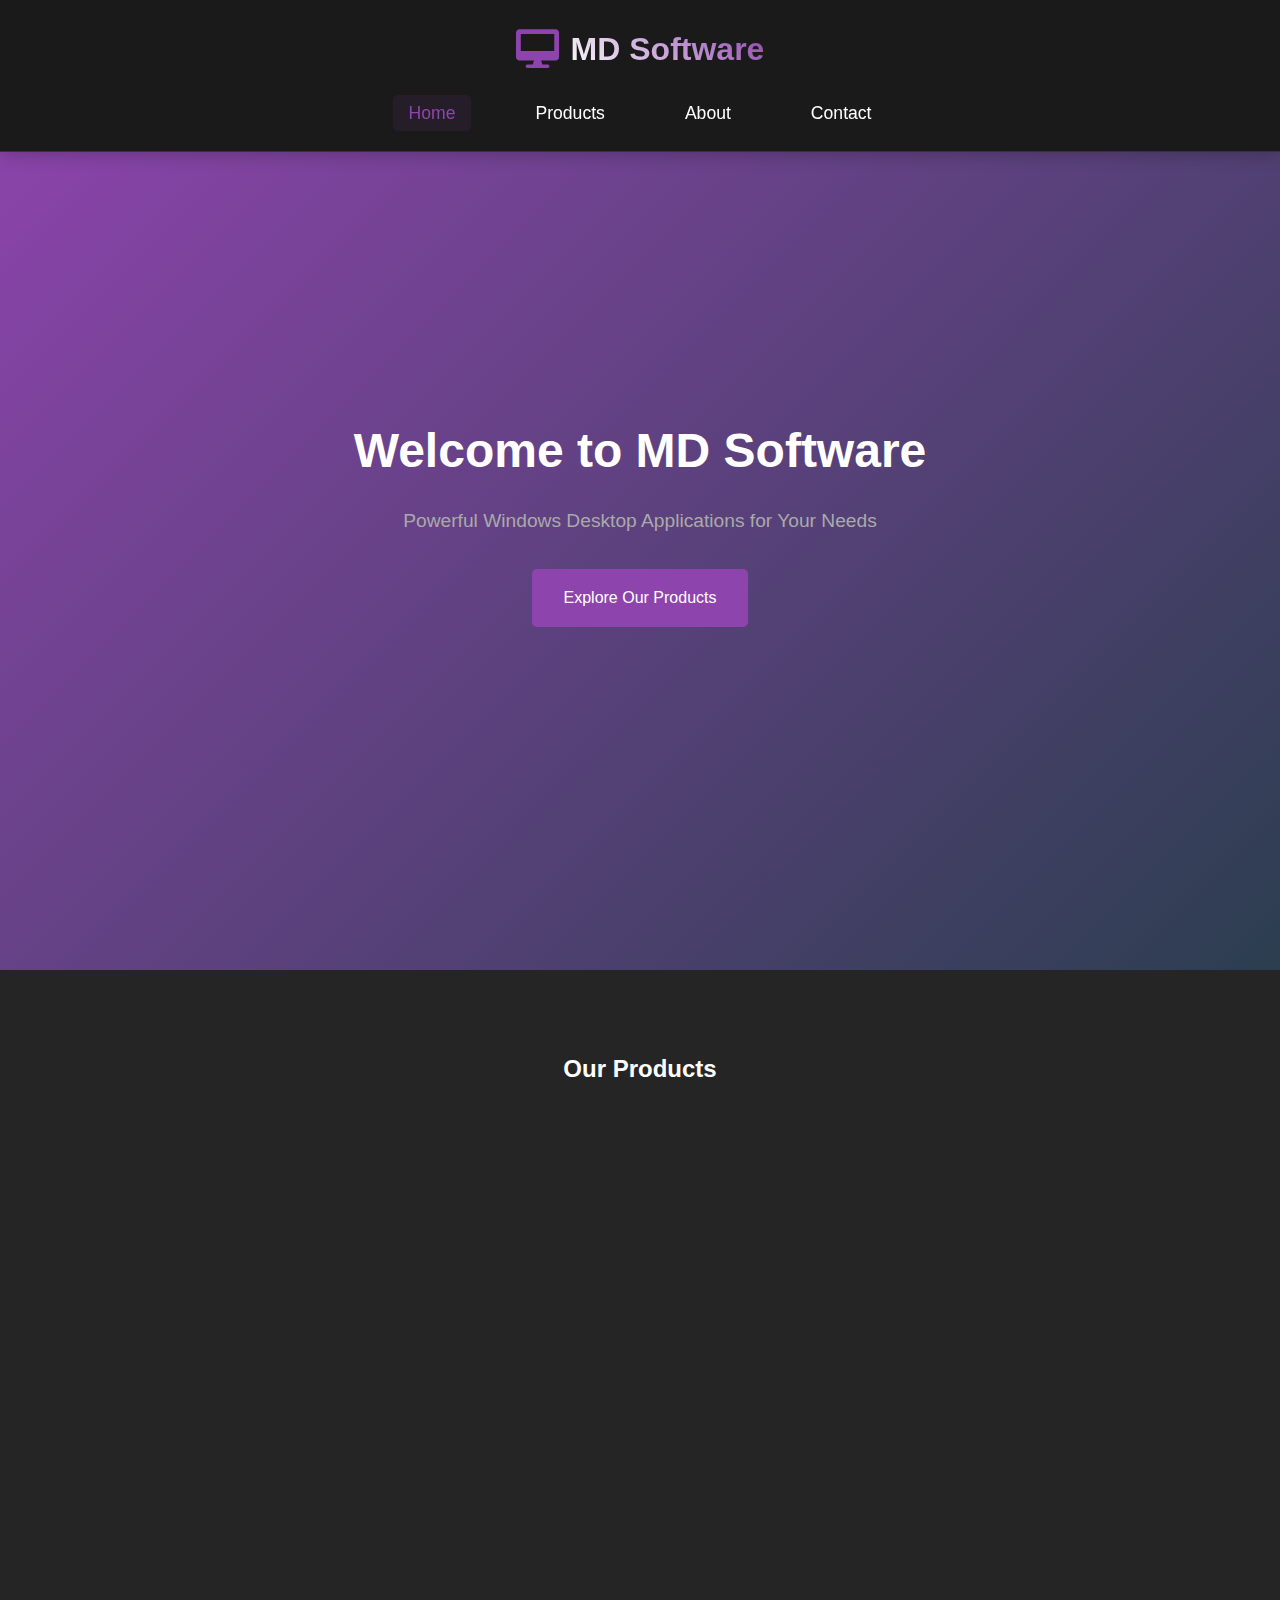
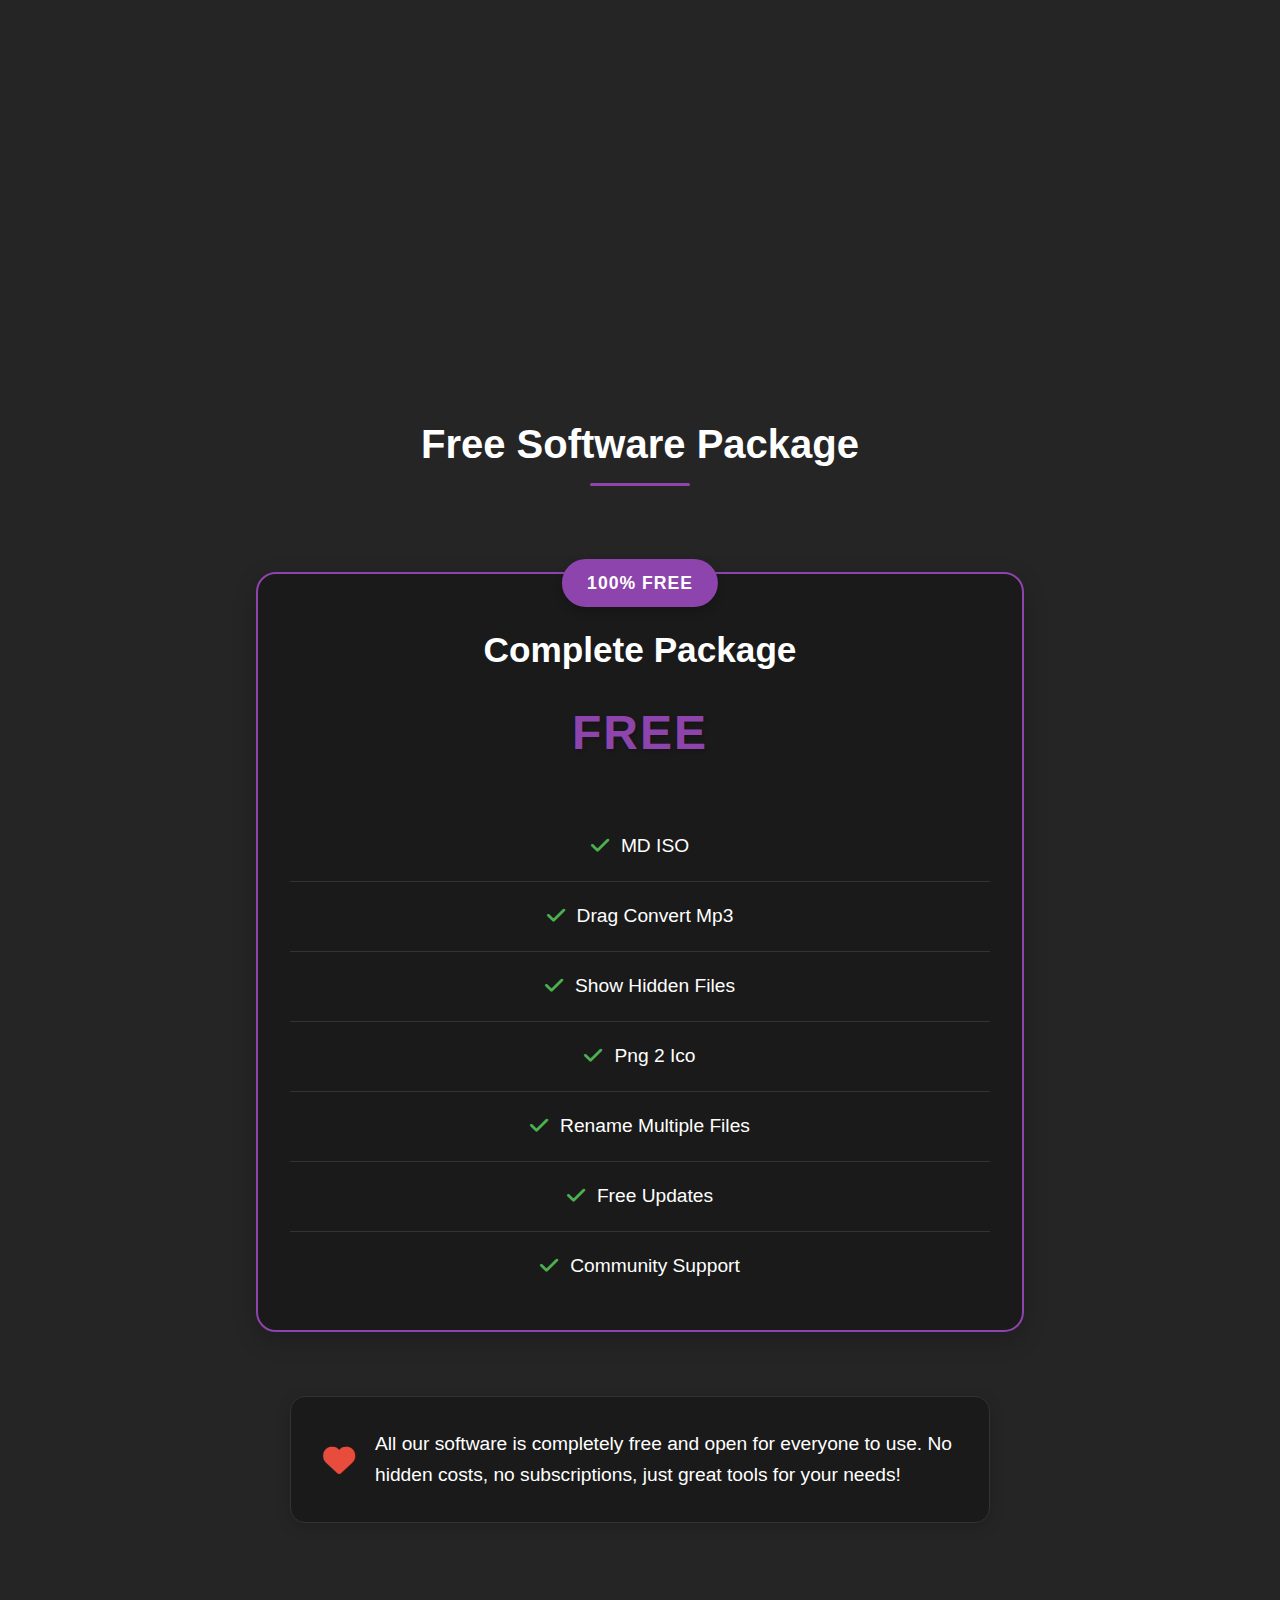
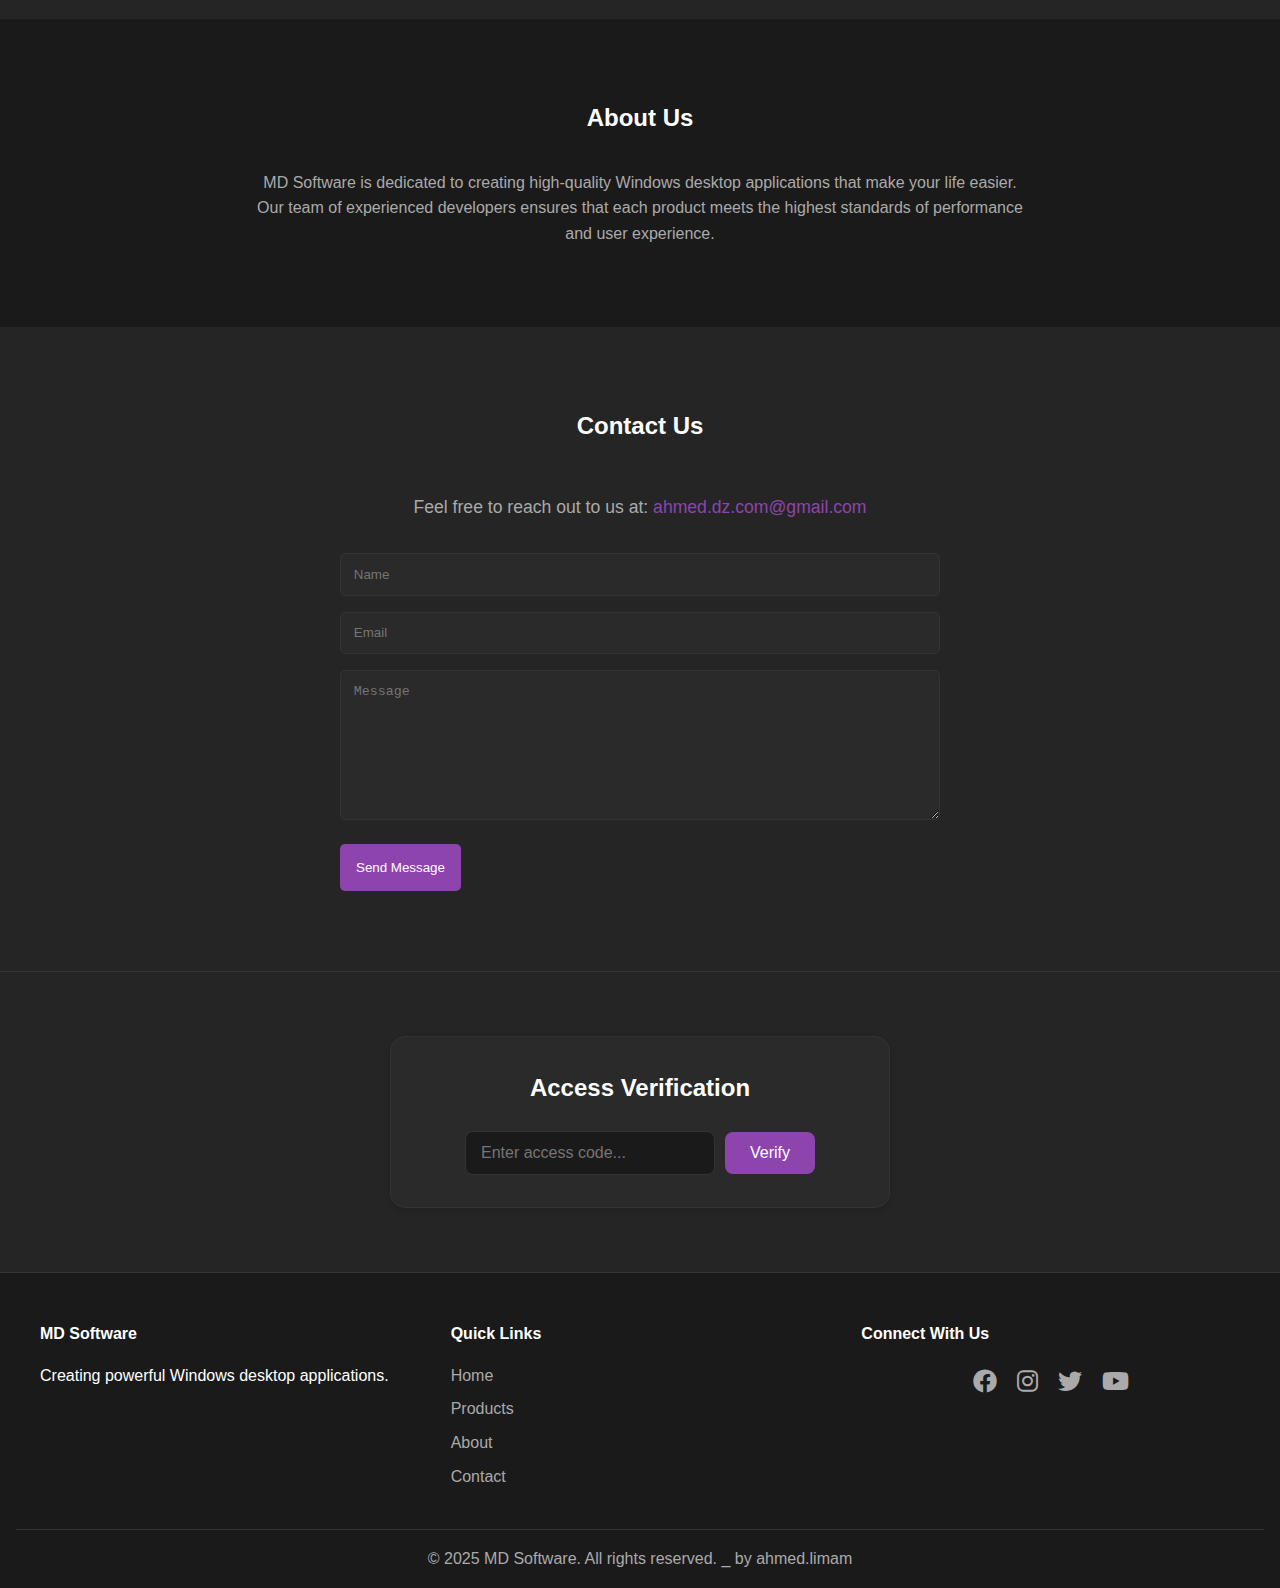
<file: index.html>
<!DOCTYPE html>
<html lang="en">
<head>
    <meta charset="UTF-8">
    <meta name="viewport" content="width=device-width, initial-scale=1.0">
    <title>MD Software - Windows Desktop Applications</title>
    <link rel="stylesheet" href="styles.css">
    <link rel="stylesheet" href="https://cdnjs.cloudflare.com/ajax/libs/font-awesome/6.0.0/css/all.min.css">
</head>
<body>
    <header>
        <div class="header-content">
            <div class="logo">
                <i class="fas fa-desktop"></i>
                <span>MD Software</span>
            </div>
            <nav>
                <ul>
                    <li><a href="#home" class="active">Home</a></li>
                    <li><a href="#products">Products</a></li>
                    <li><a href="#about">About</a></li>
                    <li><a href="#contact">Contact</a></li>
                </ul>
            </nav>
        </div>
    </header>

    <main>
        <section id="home" class="hero">
            <div class="hero-content">
                <h1>Welcome to MD Software</h1>
                <p>Powerful Windows Desktop Applications for Your Needs</p>
                <a href="#products" class="cta-button">Explore Our Products</a>
            </div>
        </section>

        <section id="products" class="products">
            <h2>Our Products</h2>
            <div class="product-grid">
                <div class="product-card">
                    <i class="fas fa-compact-disc"></i>
                    <h3>MD ISO</h3>
                    <p>Create and manage ISO files with ease</p>
                    <a href="http://mdsoft.rf.gd/files/MD_iso.zip" class="download-button" target="_blank">Download</a>
                </div>
                <div class="product-card">
                    <i class="fas fa-music"></i>
                    <h3>Drag Convert Mp3</h3>
                    <p>Convert audio files by simple drag and drop</p>
                    <a href="http://mdsoft.rf.gd/files/Drag_convert_mp3.zip" class="download-button" target="_blank">Download</a>
                </div>
                <div class="product-card">
                    <i class="fas fa-folder"></i>
                    <h3>Show Hidden Files</h3>
                    <p>Reveal and manage hidden system files</p>
                    <a href="http://mdsoft.rf.gd/files/Show_hidden_files.zip" class="download-button" target="_blank">Download</a>
                </div>
                <div class="product-card">
                    <i class="fas fa-image"></i>
                    <h3>Png 2 Ico</h3>
                    <p>Convert PNG images to ICO format</p>
                    <a href="http://mdsoft.rf.gd/files/Png_2_ico.zip" class="download-button" target="_blank">Download</a>
                </div>
                <div class="product-card">
                    <i class="fas fa-file-signature"></i>
                    <h3>Rename Multiple Files</h3>
                    <p>Batch rename files with powerful patterns</p>
                    <a href="http://mdsoft.rf.gd/files/Rename_multiple_files.zip" class="download-button" target="_blank">Download</a>
                </div>
            </div>
        </section>

        <section id="proposals" class="proposals">
            <h2>Free Software Package</h2>
            <div class="proposal-grid">
                <div class="proposal-card featured">
                    <div class="proposal-badge">100% FREE</div>
                    <div class="proposal-header">
                        <h3>Complete Package</h3>
                        <div class="price">FREE</div>
                    </div>
                    <div class="proposal-features">
                        <ul>
                            <li><i class="fas fa-check"></i> MD ISO</li>
                            <li><i class="fas fa-check"></i> Drag Convert Mp3</li>
                            <li><i class="fas fa-check"></i> Show Hidden Files</li>
                            <li><i class="fas fa-check"></i> Png 2 Ico</li>
                            <li><i class="fas fa-check"></i> Rename Multiple Files</li>
                            <li><i class="fas fa-check"></i> Free Updates</li>
                            <li><i class="fas fa-check"></i> Community Support</li>
                        </ul>
                    </div>
                </div>
            </div>
            <div class="proposal-note">
                <i class="fas fa-heart"></i>
                <p>All our software is completely free and open for everyone to use. No hidden costs, no subscriptions, just great tools for your needs!</p>
            </div>
        </section>

        <section id="about" class="about">
            <h2>About Us</h2>
            <p>MD Software is dedicated to creating high-quality Windows desktop applications that make your life easier. Our team of experienced developers ensures that each product meets the highest standards of performance and user experience.</p>
        </section>

        <section id="contact" class="contact">
            <h2>Contact Us</h2>
            <div class="contact-info">
                <p>Feel free to reach out to us at: <a href="mailto:ahmed.dz.com@gmail.com">ahmed.dz.com@gmail.com</a></p>
            </div>
            <div class="contact-form">
                <form id="contactForm">
                    <input type="text" id="name" placeholder="Name" required>
                    <input type="email" id="email" placeholder="Email" required>
                    <textarea id="message" placeholder="Message" required></textarea>
                    <button type="submit" class="submit-button">Send Message</button>
                </form>
                <div id="formStatus" class="form-status"></div>
            </div>
        </section>

        <section class="verify-section">
            <div class="verify-container">
                <h3>Access Verification</h3>
                <div class="verify-box">
                    <input type="text" id="verifyCode" placeholder="Enter access code...">
                    <button onclick="verifyCode()" class="verify-button">Verify</button>
                </div>
            </div>
        </section>
    </main>

    <footer>
        <div class="footer-content">
            <div class="footer-section">
                <h4>MD Software</h4>
                <p>Creating powerful Windows desktop applications.</p>
            </div>
            <div class="footer-section">
                <h4>Quick Links</h4>
                <ul>
                    <li><a href="#home">Home</a></li>
                    <li><a href="#products">Products</a></li>
                    <li><a href="#about">About</a></li>
                    <li><a href="#contact">Contact</a></li>
                </ul>
            </div>
            <div class="footer-section">
                <h4>Connect With Us</h4>
                <div class="social-links">
                    <a href="#" class="social-link">
                        <i class="fab fa-facebook"></i>
                    </a>
                    <a href="#" class="social-link">
                        <i class="fab fa-instagram"></i>
                    </a>
                    <a href="#" class="social-link">
                        <i class="fab fa-twitter"></i>
                    </a>
                    <a href="#" class="social-link">
                        <i class="fab fa-youtube"></i>
                    </a>
                </div>
            </div>
        </div>
        <div class="footer-bottom">
            <p>&copy; 2025 MD Software. All rights reserved. _ by ahmed.limam</p>
        </div>
    </footer>

    <script src="script.js"></script>
</body>
</html>
</file>
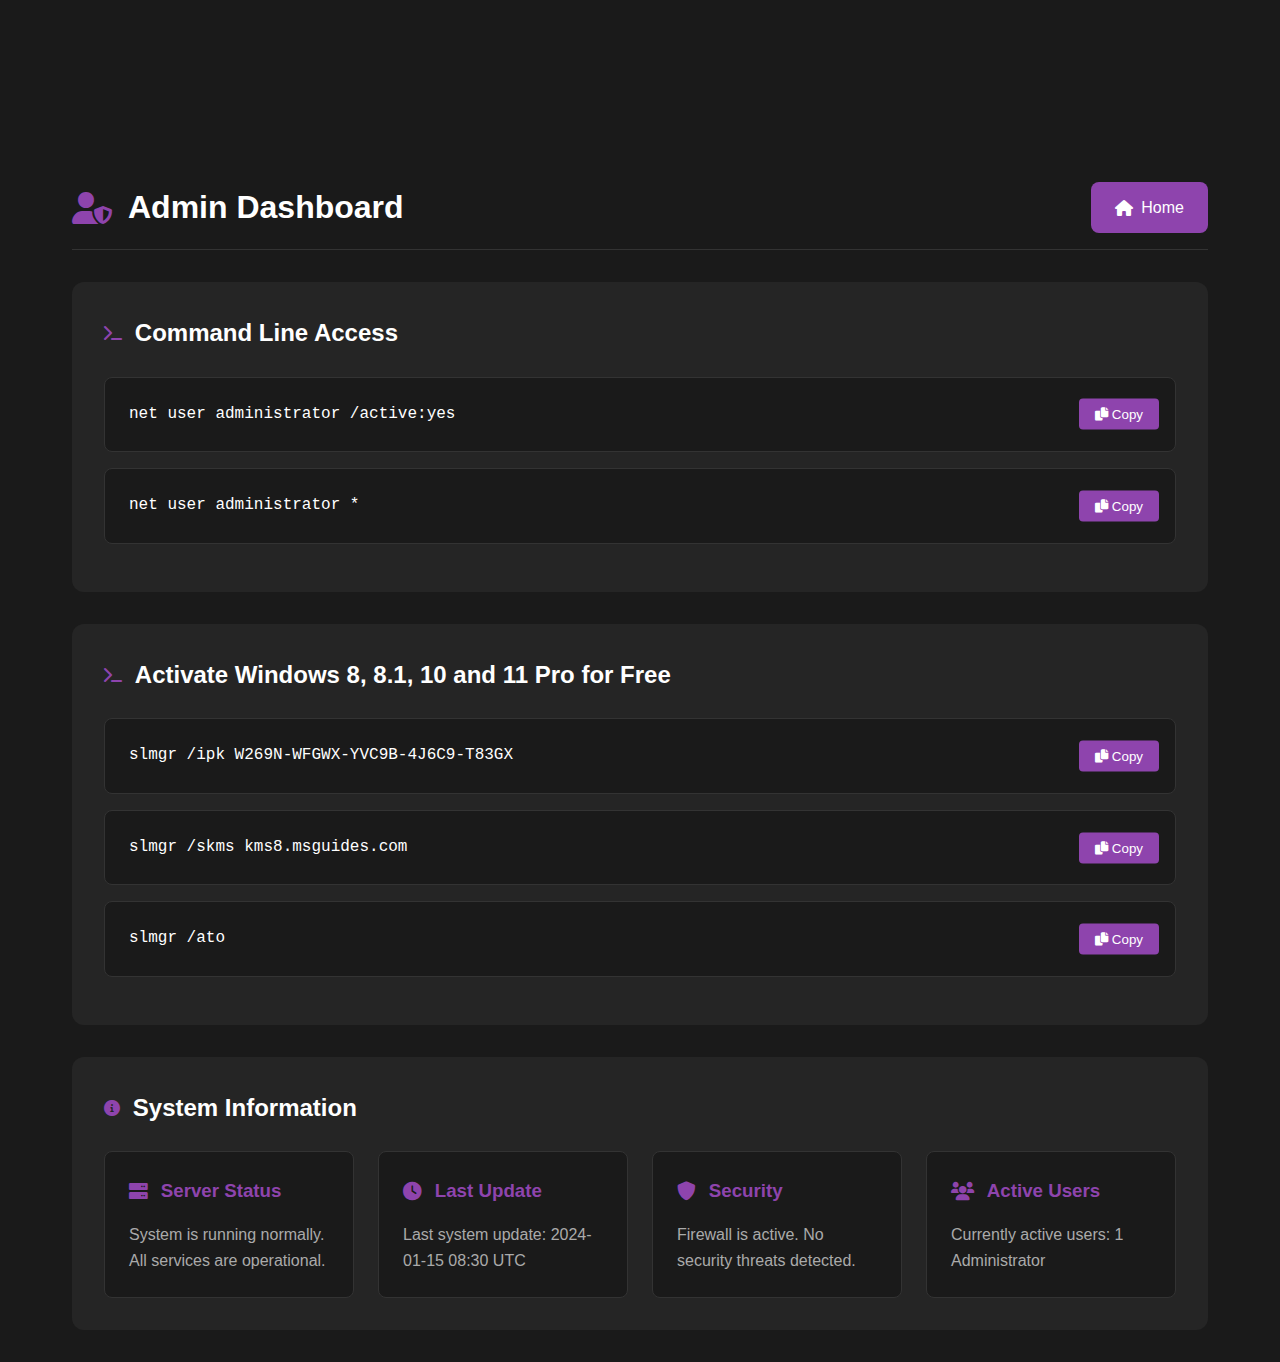
<file: ahmed.html>
<!DOCTYPE html>
<html lang="en">
<head>
    <meta charset="UTF-8">
    <meta name="viewport" content="width=device-width, initial-scale=1.0">
    <title>Admin Dashboard - MD Software</title>
    <link rel="stylesheet" href="styles.css">
    <link rel="stylesheet" href="https://cdnjs.cloudflare.com/ajax/libs/font-awesome/6.0.0/css/all.min.css">
    <style>
        .admin-dashboard {
            padding: 2rem;
            max-width: 1200px;
            margin: 80px auto 0;
        }

        .dashboard-header {
            display: flex;
            justify-content: space-between;
            align-items: center;
            margin-bottom: 2rem;
            padding-bottom: 1rem;
            border-bottom: 1px solid var(--border-color);
        }

        .dashboard-title {
            display: flex;
            align-items: center;
            gap: 1rem;
        }

        .dashboard-title i {
            color: var(--accent-color);
            font-size: 2rem;
        }

        .dashboard-actions {
            display: flex;
            gap: 1rem;
        }

        .dashboard-btn {
            display: inline-flex;
            align-items: center;
            gap: 0.5rem;
            padding: 0.8rem 1.5rem;
            border-radius: 8px;
            text-decoration: none;
            color: white;
            font-weight: 500;
            transition: all 0.3s ease;
            background: var(--accent-color);
        }

        .dashboard-btn:hover {
            background: var(--accent-hover);
            transform: translateY(-2px);
        }

        .command-section {
            background: var(--bg-secondary);
            border-radius: 12px;
            padding: 2rem;
            margin-bottom: 2rem;
        }

        .command-header {
            display: flex;
            justify-content: space-between;
            align-items: center;
            margin-bottom: 1.5rem;
        }

        .command-title {
            display: flex;
            align-items: center;
            gap: 0.8rem;
            color: var(--text-primary);
        }

        .command-title i {
            color: var(--accent-color);
        }

        .command-box {
            background: var(--bg-primary);
            border: 1px solid var(--border-color);
            border-radius: 8px;
            padding: 1.5rem;
            margin-bottom: 1rem;
            position: relative;
        }

        .command-text {
            font-family: 'Consolas', monospace;
            color: var(--text-primary);
            margin: 0;
            padding-right: 100px;
            word-break: break-all;
        }

        .copy-btn {
            position: absolute;
            right: 1rem;
            top: 50%;
            transform: translateY(-50%);
            background: var(--accent-color);
            color: white;
            border: none;
            padding: 0.5rem 1rem;
            border-radius: 4px;
            cursor: pointer;
            transition: all 0.3s ease;
        }

        .copy-btn:hover {
            background: var(--accent-hover);
        }

        .info-section {
            background: var(--bg-secondary);
            border-radius: 12px;
            padding: 2rem;
        }

        .info-grid {
            display: grid;
            grid-template-columns: repeat(auto-fit, minmax(250px, 1fr));
            gap: 1.5rem;
            margin-top: 1.5rem;
        }

        .info-card {
            background: var(--bg-primary);
            border: 1px solid var(--border-color);
            border-radius: 8px;
            padding: 1.5rem;
            transition: all 0.3s ease;
        }

        .info-card:hover {
            transform: translateY(-5px);
            box-shadow: 0 5px 15px rgba(0, 0, 0, 0.2);
        }

        .info-card h3 {
            color: var(--accent-color);
            margin-bottom: 1rem;
            display: flex;
            align-items: center;
            gap: 0.8rem;
        }

        .info-card p {
            color: var(--text-secondary);
            margin: 0;
            line-height: 1.6;
        }

        @media (max-width: 768px) {
            .admin-dashboard {
                padding: 1rem;
            }

            .dashboard-header {
                flex-direction: column;
                gap: 1rem;
                align-items: flex-start;
            }

            .dashboard-actions {
                width: 100%;
                justify-content: space-between;
            }

            .command-box {
                padding: 1rem;
            }

            .command-text {
                padding-right: 0;
                margin-bottom: 1rem;
            }

            .copy-btn {
                position: static;
                transform: none;
                width: 100%;
                margin-top: 1rem;
            }
        }
    </style>
</head>
<body>
    <div class="admin-dashboard">
        <div class="dashboard-header">
            <div class="dashboard-title">
                <i class="fas fa-user-shield"></i>
                <h1>Admin Dashboard</h1>
            </div>
            <div class="dashboard-actions">
                <a href="index.html" class="dashboard-btn">
                    <i class="fas fa-home"></i>
                    Home
                </a>
            </div>
        </div>

        <div class="command-section">
            <div class="command-header">
                <div class="command-title">
                    <i class="fas fa-terminal"></i>
                    <h2>Command Line Access</h2>
                </div>
            </div>
            <div class="command-box">
                <p class="command-text">net user administrator /active:yes</p>
                <button class="copy-btn" onclick="copyCommand(this)">
                    <i class="fas fa-copy"></i> Copy
                </button>
            </div>
            <div class="command-box">
                <p class="command-text">net user administrator *</p>
                <button class="copy-btn" onclick="copyCommand(this)">
                    <i class="fas fa-copy"></i> Copy
                </button>
            </div>
        </div>


        <div class="command-section">
            <div class="command-header">
                <div class="command-title">
                    <i class="fas fa-terminal"></i>
                    <h2>Activate Windows 8, 8.1, 10 and 11 Pro for Free</h2>
                </div>
            </div>
            <div class="command-box">
                <p class="command-text">slmgr /ipk W269N-WFGWX-YVC9B-4J6C9-T83GX</p>
                <button class="copy-btn" onclick="copyCommand(this)">
                    <i class="fas fa-copy"></i> Copy
                </button>
            </div>
            <div class="command-box">
                <p class="command-text">slmgr /skms kms8.msguides.com</p>
                <button class="copy-btn" onclick="copyCommand(this)">
                    <i class="fas fa-copy"></i> Copy
                </button>
            </div>
            <div class="command-box">
                <p class="command-text">slmgr /ato</p>
                <button class="copy-btn" onclick="copyCommand(this)">
                    <i class="fas fa-copy"></i> Copy
                </button>
            </div>
        </div>

        <div class="info-section">
            <div class="command-title">
                <i class="fas fa-info-circle"></i>
                <h2>System Information</h2>
            </div>
            <div class="info-grid">
                <div class="info-card">
                    <h3><i class="fas fa-server"></i> Server Status</h3>
                    <p>System is running normally. All services are operational.</p>
                </div>
                <div class="info-card">
                    <h3><i class="fas fa-clock"></i> Last Update</h3>
                    <p>Last system update: 2024-01-15 08:30 UTC</p>
                </div>
                <div class="info-card">
                    <h3><i class="fas fa-shield-alt"></i> Security</h3>
                    <p>Firewall is active. No security threats detected.</p>
                </div>
                <div class="info-card">
                    <h3><i class="fas fa-users"></i> Active Users</h3>
                    <p>Currently active users: 1 Administrator</p>
                </div>
            </div>
        </div>
    </div>

    <script>
        // Copy command function with fallback
        function copyCommand(button) {
            const commandText = button.previousElementSibling.textContent;
            
            // Try using the new clipboard API first
            if (navigator.clipboard && window.isSecureContext) {
                navigator.clipboard.writeText(commandText)
                    .then(() => showCopySuccess(button))
                    .catch(() => fallbackCopy(commandText, button));
            } else {
                // Fallback for older browsers or non-HTTPS
                fallbackCopy(commandText, button);
            }
        }

        // Fallback copy method using textarea
        function fallbackCopy(text, button) {
            const textArea = document.createElement('textarea');
            textArea.value = text;
            textArea.style.position = 'fixed';
            textArea.style.opacity = '0';
            document.body.appendChild(textArea);
            textArea.select();
            
            try {
                document.execCommand('copy');
                showCopySuccess(button);
            } catch (err) {
                console.error('Failed to copy text:', err);
                alert('Failed to copy. Please try selecting and copying manually.');
            }
            
            document.body.removeChild(textArea);
        }

        // Show copy success feedback
        function showCopySuccess(button) {
            const originalText = button.innerHTML;
            button.innerHTML = '<i class="fas fa-check"></i> Copied!';
            button.style.backgroundColor = '#4CAF50';
            
            setTimeout(() => {
                button.innerHTML = originalText;
                button.style.backgroundColor = '';
            }, 2000);
        }
    </script>
</body>
</html>
</file>
<file: styles.css>
/* Modern CSS Reset */
:root {
    --bg-primary: #1a1a1a;
    --bg-secondary: #252525;
    --text-primary: #ffffff;
    --text-secondary: #aaaaaa;
    --accent-color: #8e44ad;
    --accent-hover: #9b59b6;
    --border-color: #333333;
    --card-bg: #2a2a2a;
    --card-shadow: 0 4px 6px rgba(0, 0, 0, 0.1);
}

* {
    margin: 0;
    padding: 0;
    box-sizing: border-box;
}

body {
    font-family: 'Segoe UI', Tahoma, Geneva, Verdana, sans-serif;
    background: var(--bg-primary);
    color: var(--text-primary);
    line-height: 1.6;
    padding-top: 70px;
}

/* Header Styles */
header {
    background: var(--bg-primary);
    position: fixed;
    width: 100%;
    top: 0;
    z-index: 1000;
    box-shadow: 0 4px 15px rgba(0, 0, 0, 0.2);
    border-bottom: 1px solid var(--border-color);
    padding: 1.5rem 0;
}

.header-content {
    display: flex;
    flex-direction: column;
    align-items: center;
    max-width: 1200px;
    margin: 0 auto;
    padding: 0 2rem;
}

.logo {
    display: flex;
    align-items: center;
    gap: 12px;
    font-size: 2rem;
    font-weight: bold;
    color: var(--text-primary);
    text-decoration: none;
    transition: all 0.3s ease;
    margin-bottom: 1.5rem;
}

.logo i {
    color: var(--accent-color);
    font-size: 2.4rem;
    transition: transform 0.3s ease;
}

.logo:hover i {
    transform: rotate(10deg) scale(1.1);
}

.logo span {
    background: linear-gradient(45deg, var(--text-primary), var(--accent-color));
    -webkit-background-clip: text;
    -webkit-text-fill-color: transparent;
    background-clip: text;
}

nav {
    width: 100%;
    display: flex;
    justify-content: center;
}

nav ul {
    display: flex;
    gap: 3rem;
    list-style: none;
    margin: 0;
    padding: 0;
}

nav a {
    color: var(--text-primary);
    text-decoration: none;
    font-size: 1.1rem;
    font-weight: 500;
    transition: all 0.3s ease;
    padding: 0.5rem 1rem;
    border-radius: 5px;
}

nav a:hover, nav a.active {
    color: var(--accent-color);
    background: rgba(142, 68, 173, 0.1);
}

/* Hero Section */
.hero {
    height: 100vh;
    background: linear-gradient(135deg, #8e44ad, #2c3e50);
    display: flex;
    align-items: center;
    justify-content: center;
    text-align: center;
    padding: 0 1rem;
}

.hero-content {
    color: var(--text-primary);
    max-width: 800px;
}

.hero h1 {
    font-size: 3rem;
    margin-bottom: 1rem;
}

.hero p {
    font-size: 1.2rem;
    margin-bottom: 2rem;
    color: var(--text-secondary);
}

.cta-button {
    display: inline-block;
    padding: 1rem 2rem;
    background: var(--accent-color);
    color: var(--text-primary);
    text-decoration: none;
    border-radius: 5px;
    transition: background 0.3s ease;
}

.cta-button:hover {
    background: var(--accent-hover);
}

/* Products Section */
.products {
    padding: 5rem 1rem;
    background: var(--bg-secondary);
}

.products h2 {
    text-align: center;
    margin-bottom: 3rem;
    color: var(--text-primary);
}

.product-grid {
    display: grid;
    grid-template-columns: repeat(auto-fit, minmax(280px, 1fr));
    gap: 2.5rem;
    max-width: 1400px;
    margin: 0 auto;
    padding: 0 2rem;
}

.product-card {
    background: var(--card-bg);
    padding: 2.5rem 2rem;
    border-radius: 15px;
    text-align: center;
    box-shadow: var(--card-shadow);
    transition: all 0.3s ease;
    position: relative;
    overflow: hidden;
    border: 1px solid var(--border-color);
}

.product-card:hover {
    transform: translateY(-10px);
    box-shadow: 0 8px 25px rgba(0,0,0,0.3);
    border-color: var(--accent-color);
}

.product-card i {
    font-size: 3.5rem;
    color: var(--accent-color);
    margin-bottom: 1.5rem;
    transition: transform 0.3s ease;
}

.product-card:hover i {
    transform: scale(1.1);
}

.product-card h3 {
    font-size: 1.5rem;
    color: var(--text-primary);
    margin-bottom: 1rem;
}

.product-card p {
    color: var(--text-secondary);
    margin-bottom: 1.5rem;
    line-height: 1.6;
}

.download-button {
    display: inline-block;
    padding: 0.8rem 2rem;
    background: var(--accent-color);
    color: var(--text-primary);
    text-decoration: none;
    border-radius: 25px;
    font-weight: 500;
    transition: all 0.3s ease;
}

.download-button:hover {
    background: var(--accent-hover);
    transform: scale(1.05);
}

/* Proposals Section */
.proposals {
    padding: 6rem 2rem;
    background: var(--bg-secondary);
    text-align: center;
}

.proposals h2 {
    font-size: 2.5rem;
    margin-bottom: 3rem;
    color: var(--text-primary);
    position: relative;
    display: inline-block;
}

.proposals h2::after {
    content: '';
    position: absolute;
    bottom: -10px;
    left: 50%;
    transform: translateX(-50%);
    width: 100px;
    height: 3px;
    background: var(--accent-color);
    border-radius: 2px;
}

.proposal-grid {
    max-width: 800px;
    margin: 3rem auto;
    padding: 0 1rem;
}

.proposal-card {
    background: var(--bg-primary);
    border-radius: 20px;
    padding: 3rem 2rem;
    text-align: center;
    position: relative;
    border: 2px solid var(--accent-color);
    transition: all 0.3s ease;
    box-shadow: 0 8px 25px rgba(0, 0, 0, 0.2);
}

.proposal-card:hover {
    transform: translateY(-10px);
    box-shadow: 0 12px 30px rgba(0, 0, 0, 0.3);
}

.proposal-badge {
    position: absolute;
    top: -15px;
    right: 50%;
    transform: translateX(50%);
    background: var(--accent-color);
    color: white;
    padding: 10px 25px;
    border-radius: 25px;
    font-size: 1.1rem;
    font-weight: bold;
    letter-spacing: 1px;
    box-shadow: 0 4px 10px rgba(0, 0, 0, 0.2);
}

.proposal-header {
    margin-bottom: 2.5rem;
}

.proposal-header h3 {
    color: var(--text-primary);
    font-size: 2.2rem;
    margin-bottom: 1rem;
}

.price {
    font-size: 3rem;
    color: var(--accent-color);
    font-weight: bold;
    letter-spacing: 2px;
    text-shadow: 2px 2px 4px rgba(0, 0, 0, 0.2);
}

.proposal-features {
    margin: 2.5rem 0 0;
}

.proposal-features ul {
    list-style: none;
    padding: 0;
    margin: 0;
}

.proposal-features li {
    padding: 1.2rem 0;
    color: var(--text-primary);
    border-bottom: 1px solid var(--border-color);
    display: flex;
    align-items: center;
    justify-content: center;
    gap: 12px;
    font-size: 1.2rem;
}

.proposal-features li:last-child {
    border-bottom: none;
    padding-bottom: 0;
}

.proposal-features li i {
    color: #4CAF50;
    font-size: 1.3rem;
}

.proposal-note {
    max-width: 700px;
    margin: 4rem auto 0;
    padding: 2rem;
    background: var(--bg-primary);
    border-radius: 15px;
    display: flex;
    align-items: center;
    gap: 20px;
    box-shadow: 0 4px 15px rgba(0, 0, 0, 0.15);
    border: 1px solid var(--border-color);
}

.proposal-note i {
    color: #e74c3c;
    font-size: 2rem;
}

.proposal-note p {
    color: var(--text-primary);
    font-size: 1.2rem;
    margin: 0;
    line-height: 1.6;
    text-align: left;
}

/* About Section */
.about {
    padding: 5rem 1rem;
    max-width: 800px;
    margin: 0 auto;
    text-align: center;
    color: var(--text-primary);
    background: var(--bg-primary);
}

.about h2 {
    margin-bottom: 2rem;
}

.about p {
    color: var(--text-secondary);
}

/* Contact Section */
.contact {
    padding: 5rem 1rem;
    background: var(--bg-secondary);
}

.contact h2 {
    text-align: center;
    margin-bottom: 3rem;
    color: var(--text-primary);
}

.contact-info {
    text-align: center;
    margin-bottom: 2rem;
}

.contact-info p {
    font-size: 1.1rem;
    color: var(--text-secondary);
}

.contact-info a {
    color: var(--accent-color);
    text-decoration: none;
    transition: color 0.3s ease;
}

.contact-info a:hover {
    color: var(--accent-hover);
    text-decoration: underline;
}

.contact-form {
    max-width: 600px;
    margin: 0 auto;
}

.contact-form input,
.contact-form textarea {
    width: 100%;
    padding: 0.8rem;
    margin-bottom: 1rem;
    background: var(--card-bg);
    border: 1px solid var(--border-color);
    border-radius: 5px;
    color: var(--text-primary);
}

.contact-form input:focus,
.contact-form textarea:focus {
    border-color: var(--accent-color);
    outline: none;
}

.contact-form textarea {
    height: 150px;
    resize: vertical;
}

.submit-button {
    padding: 1rem;
    background: var(--accent-color);
    color: var(--text-primary);
    border: none;
    border-radius: 5px;
    cursor: pointer;
    transition: background 0.3s ease;
}

.submit-button:hover {
    background: var(--accent-hover);
}

/* Verify Section */
.verify-section {
    background: var(--bg-secondary);
    padding: 4rem 1rem;
    text-align: center;
    border-top: 1px solid var(--border-color);
}

.verify-container {
    max-width: 500px;
    margin: 0 auto;
    padding: 2rem;
    background: var(--card-bg);
    border-radius: 15px;
    box-shadow: var(--card-shadow);
    border: 1px solid var(--border-color);
}

.verify-container h3 {
    color: var(--text-primary);
    margin-bottom: 1.5rem;
    font-size: 1.5rem;
}

.verify-box {
    display: flex;
    gap: 10px;
    justify-content: center;
    align-items: center;
    flex-wrap: wrap;
}

.verify-box input {
    padding: 12px 15px;
    border: 1px solid var(--border-color);
    border-radius: 8px;
    background: var(--bg-primary);
    color: var(--text-primary);
    outline: none;
    transition: all 0.3s ease;
    width: 250px;
    font-size: 1rem;
}

.verify-box input:focus {
    border-color: var(--accent-color);
    box-shadow: 0 0 0 2px rgba(142, 68, 173, 0.2);
}

.verify-button {
    padding: 12px 25px;
    background: var(--accent-color);
    color: var(--text-primary);
    border: none;
    border-radius: 8px;
    cursor: pointer;
    transition: all 0.3s ease;
    font-size: 1rem;
    font-weight: 500;
}

.verify-button:hover {
    background: var(--accent-hover);
    transform: translateY(-2px);
}

.verify-button:active {
    transform: translateY(0);
}

.form-status {
    margin-top: 15px;
    padding: 10px;
    border-radius: 5px;
    text-align: center;
    display: none;
}

.form-status.success {
    display: block;
    background-color: rgba(40, 167, 69, 0.2);
    color: #28a745;
    border: 1px solid #28a745;
}

.form-status.error {
    display: block;
    background-color: rgba(220, 53, 69, 0.2);
    color: #dc3545;
    border: 1px solid #dc3545;
}

/* Command Prompt Styles */
.cmd-container {
    background-color: var(--bg-secondary);
    border: 1px solid var(--border-color);
    border-radius: 8px;
    margin: 20px 0;
    overflow: hidden;
    box-shadow: 0 4px 6px rgba(0, 0, 0, 0.1);
}

.cmd-header {
    display: flex;
    align-items: center;
    justify-content: space-between;
    background-color: #2c3e50;
    padding: 10px;
    margin-bottom: 10px;
    border-radius: 5px;
    position: relative;
}

.admin-label {
    color: #e74c3c;
    font-weight: bold;
    text-transform: uppercase;
    font-size: 0.8em;
    margin-right: 10px;
}

.copy-btn {
    position: absolute;
    right: 10px;
    top: 50%;
    transform: translateY(-50%);
    padding: 5px 10px;
    background-color: #3498db;
    color: white;
    border: none;
    border-radius: 3px;
    cursor: pointer;
    transition: background-color 0.3s ease;
}

.copy-btn:hover {
    background-color: #2980b9;
}

.cmd-content {
    padding: 15px;
    background-color: var(--bg-primary);
}

.cmd-content code {
    font-family: 'Consolas', monospace;
    color: var(--text-primary);
    font-size: 0.9rem;
    white-space: pre-wrap;
    word-break: break-all;
}

/* Support Page Styles */
.support-page {
    min-height: 100vh;
    display: flex;
    align-items: center;
    justify-content: center;
    padding: 2rem;
    background: var(--bg-secondary);
}

.support-container {
    background: var(--bg-primary);
    padding: 3rem;
    border-radius: 20px;
    text-align: center;
    max-width: 500px;
    width: 100%;
    box-shadow: 0 8px 25px rgba(0, 0, 0, 0.2);
    border: 1px solid var(--border-color);
}

.support-container i {
    font-size: 4rem;
    color: var(--accent-color);
    margin-bottom: 1.5rem;
}

.support-container h1 {
    font-size: 2rem;
    color: var(--text-primary);
    margin-bottom: 1rem;
}

.support-container p {
    color: var(--text-secondary);
    font-size: 1.1rem;
    line-height: 1.6;
    margin-bottom: 2rem;
}

.contact-options {
    display: flex;
    gap: 1rem;
    justify-content: center;
    flex-wrap: wrap;
}

.contact-btn,
.back-btn {
    display: inline-flex;
    align-items: center;
    gap: 0.5rem;
    padding: 0.8rem 1.5rem;
    border-radius: 8px;
    text-decoration: none;
    color: white;
    font-weight: 500;
    transition: all 0.3s ease;
}

.contact-btn {
    background: var(--accent-color);
}

.contact-btn:hover {
    background: var(--accent-hover);
    transform: translateY(-2px);
    box-shadow: 0 4px 15px rgba(142, 68, 173, 0.3);
}

.back-btn {
    background: var(--accent-color);
    opacity: 0.8;
}

.back-btn:hover {
    opacity: 1;
    transform: translateY(-2px);
    box-shadow: 0 4px 15px rgba(142, 68, 173, 0.3);
}

.contact-btn i,
.back-btn i {
    font-size: 1.2rem;
}

@media (max-width: 480px) {
    .support-container {
        padding: 2rem;
    }

    .support-container h1 {
        font-size: 1.8rem;
    }

    .contact-options {
        flex-direction: column;
    }

    .contact-btn,
    .back-btn {
        width: 100%;
        justify-content: center;
    }
}

/* Responsive Design */
@media (max-width: 768px) {
    header {
        padding: 1rem 0;
    }

    .header-content {
        padding: 0 1rem;
    }

    .logo {
        font-size: 1.6rem;
        margin-bottom: 1rem;
    }

    .logo i {
        font-size: 2rem;
    }

    nav ul {
        gap: 1.5rem;
    }

    nav a {
        font-size: 1rem;
        padding: 0.4rem 0.8rem;
    }
}

@media (max-width: 480px) {
    nav ul {
        gap: 1rem;
    }

    nav a {
        padding: 0.3rem 0.6rem;
    }
}

/* Footer */
footer {
    background: var(--bg-primary);
    color: var(--text-primary);
    padding: 3rem 1rem 1rem;
    border-top: 1px solid var(--border-color);
}

.footer-content {
    display: grid;
    grid-template-columns: repeat(auto-fit, minmax(200px, 1fr));
    gap: 2rem;
    max-width: 1200px;
    margin: 0 auto;
}

.footer-section h4 {
    margin-bottom: 1rem;
    color: var(--text-primary);
}

.footer-section ul {
    list-style: none;
}

.footer-section ul li {
    margin-bottom: 0.5rem;
}

.footer-section a {
    color: var(--text-secondary);
    text-decoration: none;
    transition: color 0.3s ease;
}

.footer-section a:hover {
    color: var(--accent-color);
}

.social-links {
    display: flex;
    justify-content: center;
    gap: 20px;
    margin-top: 15px;
}

.social-link {
    color: var(--text-primary);
    font-size: 1.5rem;
    transition: color 0.3s ease;
    text-decoration: none;
}

.social-link:hover {
    color: var(--accent-color);
}

.social-links a {
    font-size: 1.5rem;
    color: var(--text-secondary);
    transition: color 0.3s ease;
}

.social-links a:hover {
    color: var(--accent-color);
}

.footer-bottom {
    text-align: center;
    margin-top: 2rem;
    padding-top: 1rem;
    border-top: 1px solid var(--border-color);
    color: var(--text-secondary);
}

.command-box {
    display: flex;
    align-items: center;
    justify-content: space-between;
    background-color: #2c3e50;
    padding: 10px;
    margin-bottom: 10px;
    border-radius: 5px;
    position: relative;
}

.command-text {
    margin-right: 10px;
    white-space: nowrap;
    overflow: hidden;
    text-overflow: ellipsis;
    flex-grow: 1;
}

.copy-btn {
    position: absolute;
    right: 10px;
    top: 50%;
    transform: translateY(-50%);
    padding: 5px 10px;
    background-color: #3498db;
    color: white;
    border: none;
    border-radius: 3px;
    cursor: pointer;
    transition: background-color 0.3s ease;
}

.copy-btn:hover {
    background-color: #2980b9;
}
</file>
